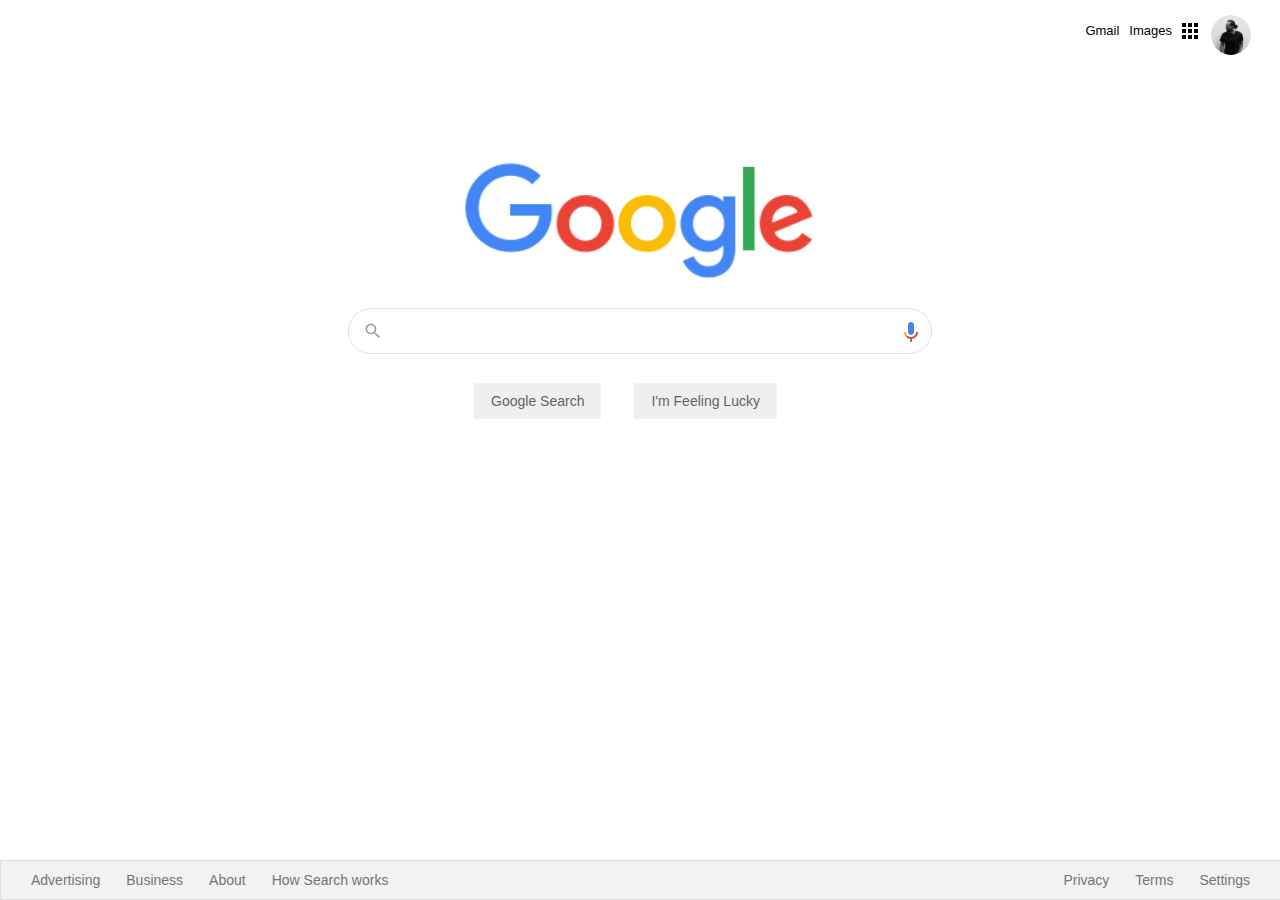
<file: Week3-Google/index.html>
<!DOCTYPE html>
<html lang="en">

<head>
  <meta charset="UTF-8" />
  <meta name="viewport" content="width=device-width, initial-scale=1.0" />
  <link rel="stylesheet" href="/Week3-Google/css/style.css" />
  <title>Google</title>
</head>

<body>

  <!-- Top Right Panel  -->

  <div class="panel">
    <nav>
      <ul class="header">
        <li class="pic headerli">
          <a href="https://www.github.com/cengizcmataraci" target="_blank"><img src="/Week3-Google/assets/pp.png"
              alt="User Picture" style="height: 40px; width: 40px; border-radius: 50%;" /></a>
              <!-- Fotoğrafı kendiminki ile değiştirdim ve border radius ayarladım. Ancak fotoğraf önceden yuvarlak şeklinde kesildiği için pek anlamı olmadı -->
        </li>
        <li style="margin: 8px" class="headerli">
          <a href="https://www.google.com.tr/intl/en/about/products?tab=wh"><img
              src="/Week3-Google/assets/appsbutton.svg" alt=""
              style="width: 16px; height: 16px; margin-right: 3px;"></a>
        </li>
        <li style="margin: 8px; margin-left: -2px;" class="headerli">
          <a href="https://www.google.com.tr/imghp?hl=en&tab=wi&authuser=0&ogbl">Images</a>
        </li>
        <li style="margin: 8px" class="headerli">
          <a href="https://mail.google.com/mail/?tab=wm&authuser=0&ogbl">Gmail</a>
        </li>
      </ul>
    </nav>

    <!-- Logo -->
    <div class="container">
      <img src="/Week3-Google/assets/logo.png" width="350px" alt="" />
      <!-- Yeni Logo Eklendi -->
    </div>

    <!-- Search Bar  -->

    <div class="search-area" style="border-radius: 24px;">
      <!-- Arama alanının kenarlarının yarıçapı düzenlendi -->
      <div class="search">
        <div class="search-img">
          <span>
            <svg focusable="false" xmlns="http://www.w3.org/2000/svg" viewBox="0 0 24 24">
              <path
                d="M15.5 14h-.79l-.28-.27A6.471 6.471 0 0 0 16 9.5 6.5 6.5 0 1 0 9.5 16c1.61 0 3.09-.59 4.23-1.57l.27.28v.79l5 4.99L20.49 19l-4.99-5zm-6 0C7.01 14 5 11.99 5 9.5S7.01 5 9.5 5 14 7.01 14 9.5 11.99 14 9.5 14z">
              </path>
            </svg>
          </span>
        </div>
        <div class="input-enter">
          <div class="input-area ">
            <input type="text" class="input" maxlength="2048" autofocus="true" />
            <div class="voicelogo"></div>
            <!-- Voice Search logo eklendi -->
          </div>

        </div>
      </div>
    </div>
    <!-- Search Button Section -->
    <div class="buttons" style="text-align:center;">
      <!-- Arama tuşları ortalandı. <centered> komutu eskidiği ve tavsiye edilmediği için text-align:center kullandım -->
      <a href=""><button class="googlesearch">Google Search</button></a>
      <a href=""><button class="feelinglucky">I'm Feeling Lucky</button></a>
    </div>
  </div>

  <!-- Footer Section -->
  <nav>
    <!-- Liste noktaları kaldırıldı-->
    <ul class="footer" style="list-style: none;">
      <li class="footerli">
        <a
          href="https://www.google.com/intl/en_tr/ads/?subid=ww-ww-et-g-awa-a-g_hpafoot1_1!o2&utm_source=google.com&utm_medium=referral&utm_campaign=google_hpafooter&fg=1">Advertising</a>
      </li>
      <li class="footerli">
        <a
          href="https://www.google.com/services/?subid=ww-ww-et-g-awa-a-g_hpbfoot1_1!o2&utm_source=google.com&utm_medium=referral&utm_campaign=google_hpbfooter&fg=1">Business</a>
      </li>
      <li class="footerli">
        <a href="https://about.google/?utm_source=google-TR&utm_medium=referral&utm_campaign=hp-footer&fg=1">About</a>
      </li>
      <li class="footerli">
        <a href="https://google.com/search/howsearchworks/?fg=1">How Search works</a>
      </li>

      <li class="footerli" style="float: right; margin-right: 35px">
        <a href="https://www.google.com/preferences?hl=en">Settings</a>
      </li>

      <li class="footerli" style="float: right">
        <a href="https://policies.google.com/terms?hl=en-TR&fg=1">Terms</a>
      </li>

      <li class="footerli" style="float: right">
        <a href="https://policies.google.com/privacy?hl=en-TR&fg=1">Privacy</a>
      </li>
    </ul>
  </nav>
</body>

</html>
</file>
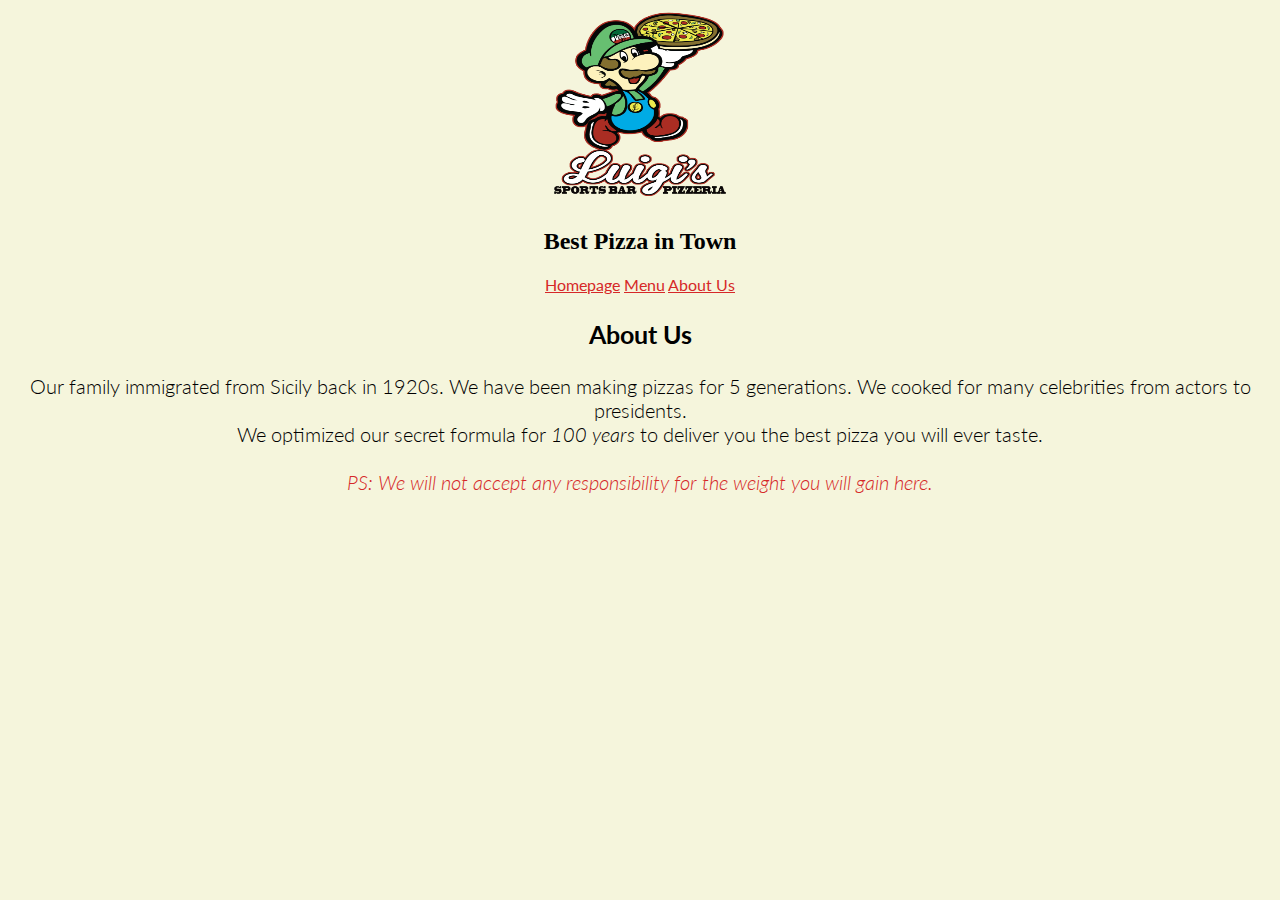
<file: Week3-CSS1/about-us.html>
<!DOCTYPE html>
<html lang="en">

<head>
    <meta charset="UTF-8">
    <meta http-equiv="X-UA-Compatible" content="IE=edge">
    <meta name="viewport" content="width=device-width, initial-scale=1.0">
    <title>About Luigi's</title>
    <link rel="stylesheet" href="ödev1.css">
    <link rel="preconnect" href="https://fonts.googleapis.com">
    <link rel="preconnect" href="https://fonts.gstatic.com" crossorigin>
    <link href="https://fonts.googleapis.com/css2?family=Lato:wght@300&display=swap" rel="stylesheet">
</head>

<body>
    <div>
        <img class="logo" src="/Week3-CSS1/lougivectorcolor-01.png" alt="Logo">

        <h2 style="font-family: fantasy;">Best Pizza in Town</h3>
            <a href="/Week3-CSS1/homepage.html">Homepage</a>
            <a href="/Week3-CSS1/menu.html">Menu</a>
            <a href="/Week3-CSS1/about-us.html">About Us</a>
    </div>
<!-- Logo and Links -->
    <h3>About Us</h3>
    <p>Our family immigrated from Sicily back in 1920s. We have been making pizzas for 5 generations. We cooked for many
        celebrities from actors to presidents. <br> We optimized our secret formula for <em>100 years</em> to deliver you the
        best pizza you will ever taste. <br> <br>  <span style="color: #d62828; font-style: italic;"> PS: We will not accept any
                responsibility for the weight you will gain here.</span> </p>
</body>

</html>
</file>
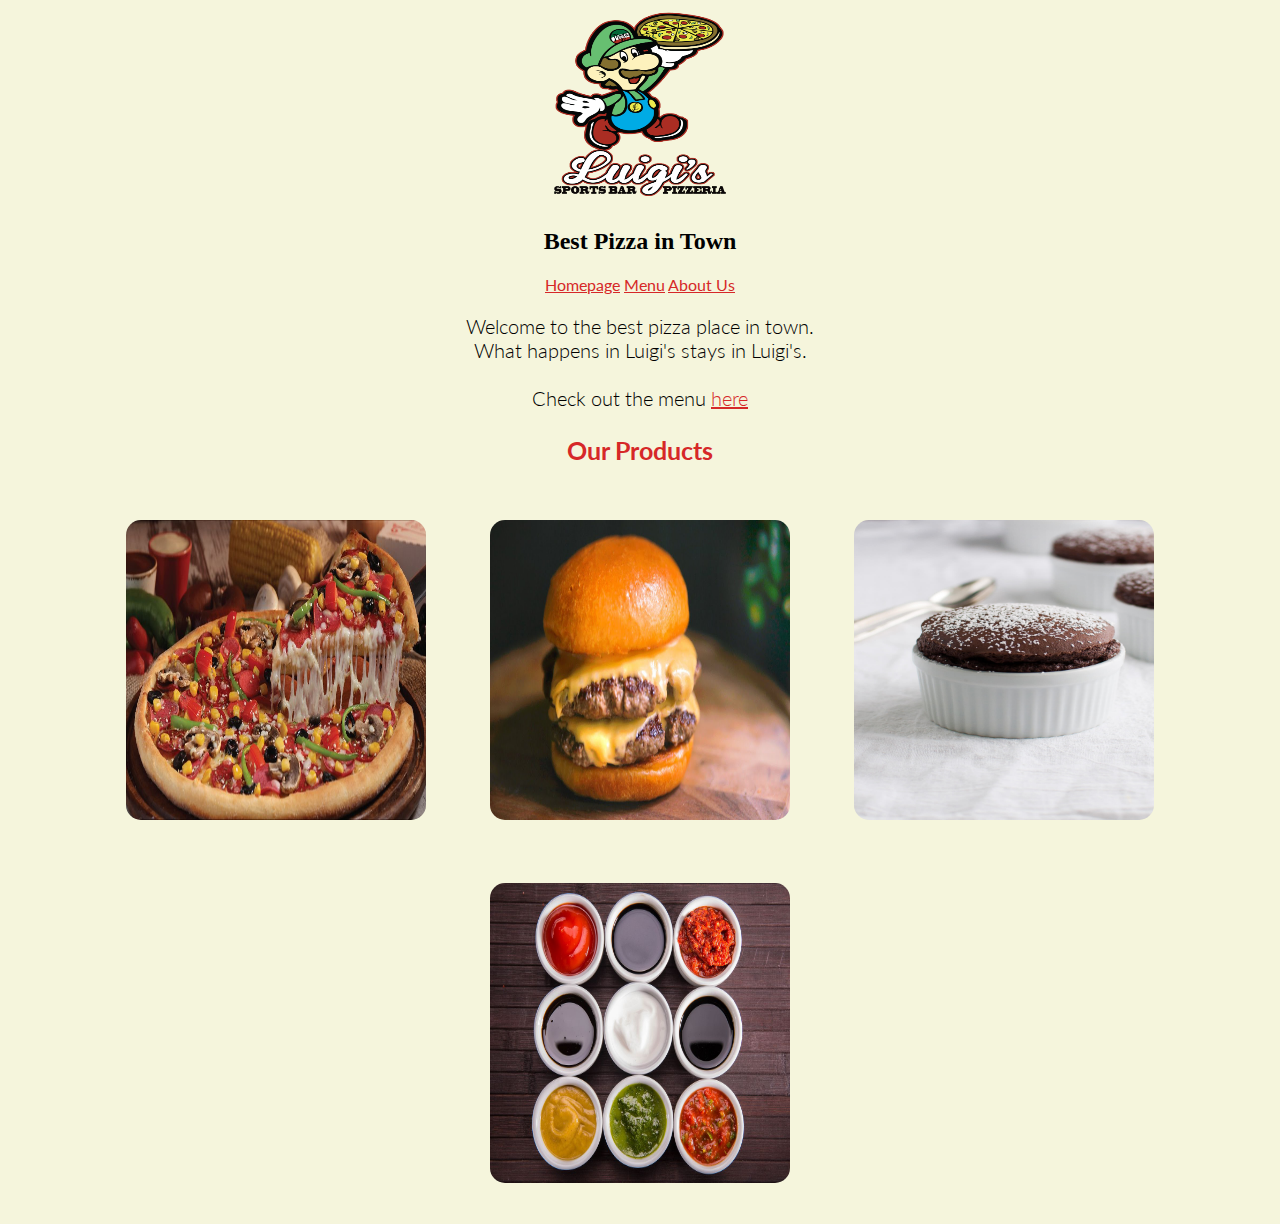
<file: Week3-CSS1/homepage.html>
<!DOCTYPE html>
<html lang="en">

<head>
    <meta charset="UTF-8">
    <meta http-equiv="X-UA-Compatible" content="IE=edge">
    <meta name="viewport" content="width=device-width, initial-scale=1.0">
    <title>Luigi's Pizzeria</title>
    <link rel="stylesheet" href="ödev1.css">
    <link rel="preconnect" href="https://fonts.googleapis.com">
    <link rel="preconnect" href="https://fonts.gstatic.com" crossorigin>
    <link href="https://fonts.googleapis.com/css2?family=Lato:wght@300&display=swap" rel="stylesheet">
</head>
<div>
    <img class="logo" src="/Week3-CSS1/lougivectorcolor-01.png" alt="Logo">
    <h2 style="font-family: fantasy;">Best Pizza in Town</h3>
        <a href="/Week3-CSS1/homepage.html">Homepage</a>
        <a href="/Week3-CSS1/menu.html">Menu</a>
        <a href="/Week3-CSS1/about-us.html">About Us</a>
</div>

<!-- Logo and Links -->

<div>
    <p>Welcome to the best pizza place in town. <br> What happens in Luigi's stays in Luigi's. <br> <br> Check out the
        menu <a href="/Week3-CSS1/menu.html">here</a></p>

    <h3 style="color: #d62828;"> Our Products</h3>
    <img class="pizza" src="/Week3-CSS1/pizza1.jpeg" alt="">
    <img class="burger" src="/Week3-CSS1/cheeseburger.jpeg" alt="">
    <img class="soufle" src="/Week3-CSS1/soufle.jpeg" alt="">
    <img class="sauce" src="/Week3-CSS1/sauce.jpeg" alt="">
</div>

<!-- Hero Description and Product List-->

<body>

</body>

</html>
</file>
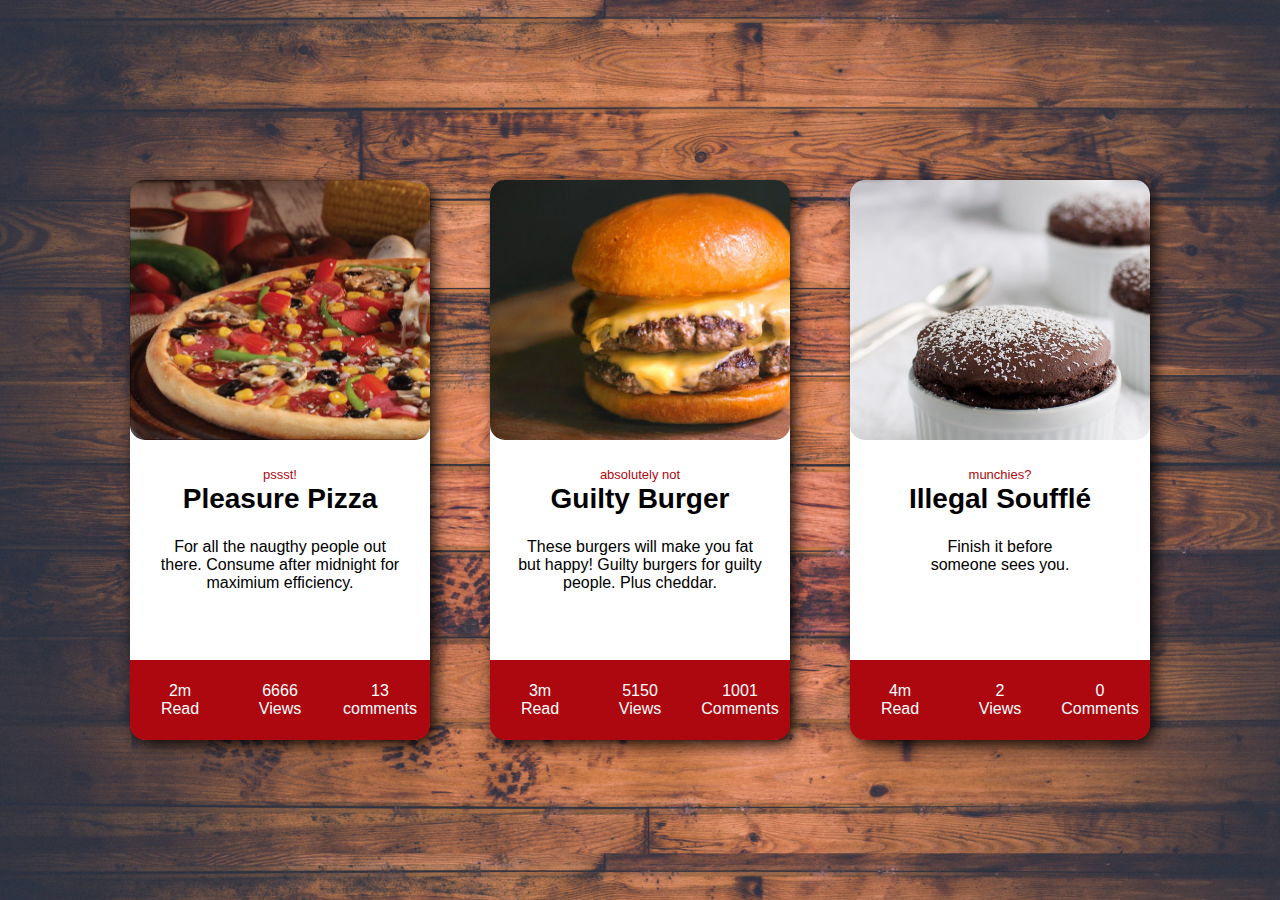
<file: Week3-CSS1/LuigisCard.html>
<!DOCTYPE html>
<html lang="en">

<head>
    <meta charset="UTF-8">
    <meta http-equiv="X-UA-Compatible" content="IE=edge">
    <meta name="viewport" content="width=device-width, initial-scale=1.0">
    <title>Luigi's Recipes</title>
    <link rel="stylesheet" href="LuigisCard.css">
</head>

<body>

 <!-- Card 1 -->
    <div class="card">
        <div class="card-image1"></div>
        <div class="card-text">
            <span class="date">pssst!</span>
            <h2>Pleasure Pizza</h2>
            <p>For all the naugthy people out there. Consume after midnight for maximium efficiency.</p>
        </div>
        <div class="card-stats">
            <div class="stat">
                <div class="value">2m</div>
                <div class="type">Read</div>
            </div>
            <div class="stat">
                <div class="value">6666</div>
                <div class="type">Views</div>
            </div>
            <div class="stat">
                <div class="value">13</div>
                <div class="type">comments</div>
            </div>
        </div>
    </div>
 <!-- Card 2 -->
    <div class="card">
        <div class="card-image2"></div>
        <div class="card-text">
            <span class="date">absolutely not</span>
            <h2>Guilty Burger</h2>
            <p>These burgers will make you fat but happy! Guilty burgers for guilty people. Plus cheddar.</p>
        </div>
        <div class="card-stats">
            <div class="stat">
                <div class="value">3m</div>
                <div class="type">Read</div>
            </div>
            <div class="stat">
                <div class="value">5150</div>
                <div class="type">Views</div>
            </div>
            <div class="stat">
                <div class="value">1001</div>
                <div class="type">Comments</div>
            </div>
        </div>
    </div>
 <!-- Card 3 -->
 <div class="card">
    <div class="card-image3"></div>
    <div class="card-text">
        <span class="date">munchies?</span>
        <h2>Illegal Soufflé</h2>
        <p>Finish it before <br> someone sees you.</p>
    </div>
    <div class="card-stats">
        <div class="stat">
            <div class="value">4m</div>
            <div class="type">Read</div>
        </div>
        <div class="stat">
            <div class="value">2</div>
            <div class="type">Views</div>
        </div>
        <div class="stat">
            <div class="value">0</div>
            <div class="type">Comments</div>
        </div>
    </div>
</div>
</body>

</html>
</file>
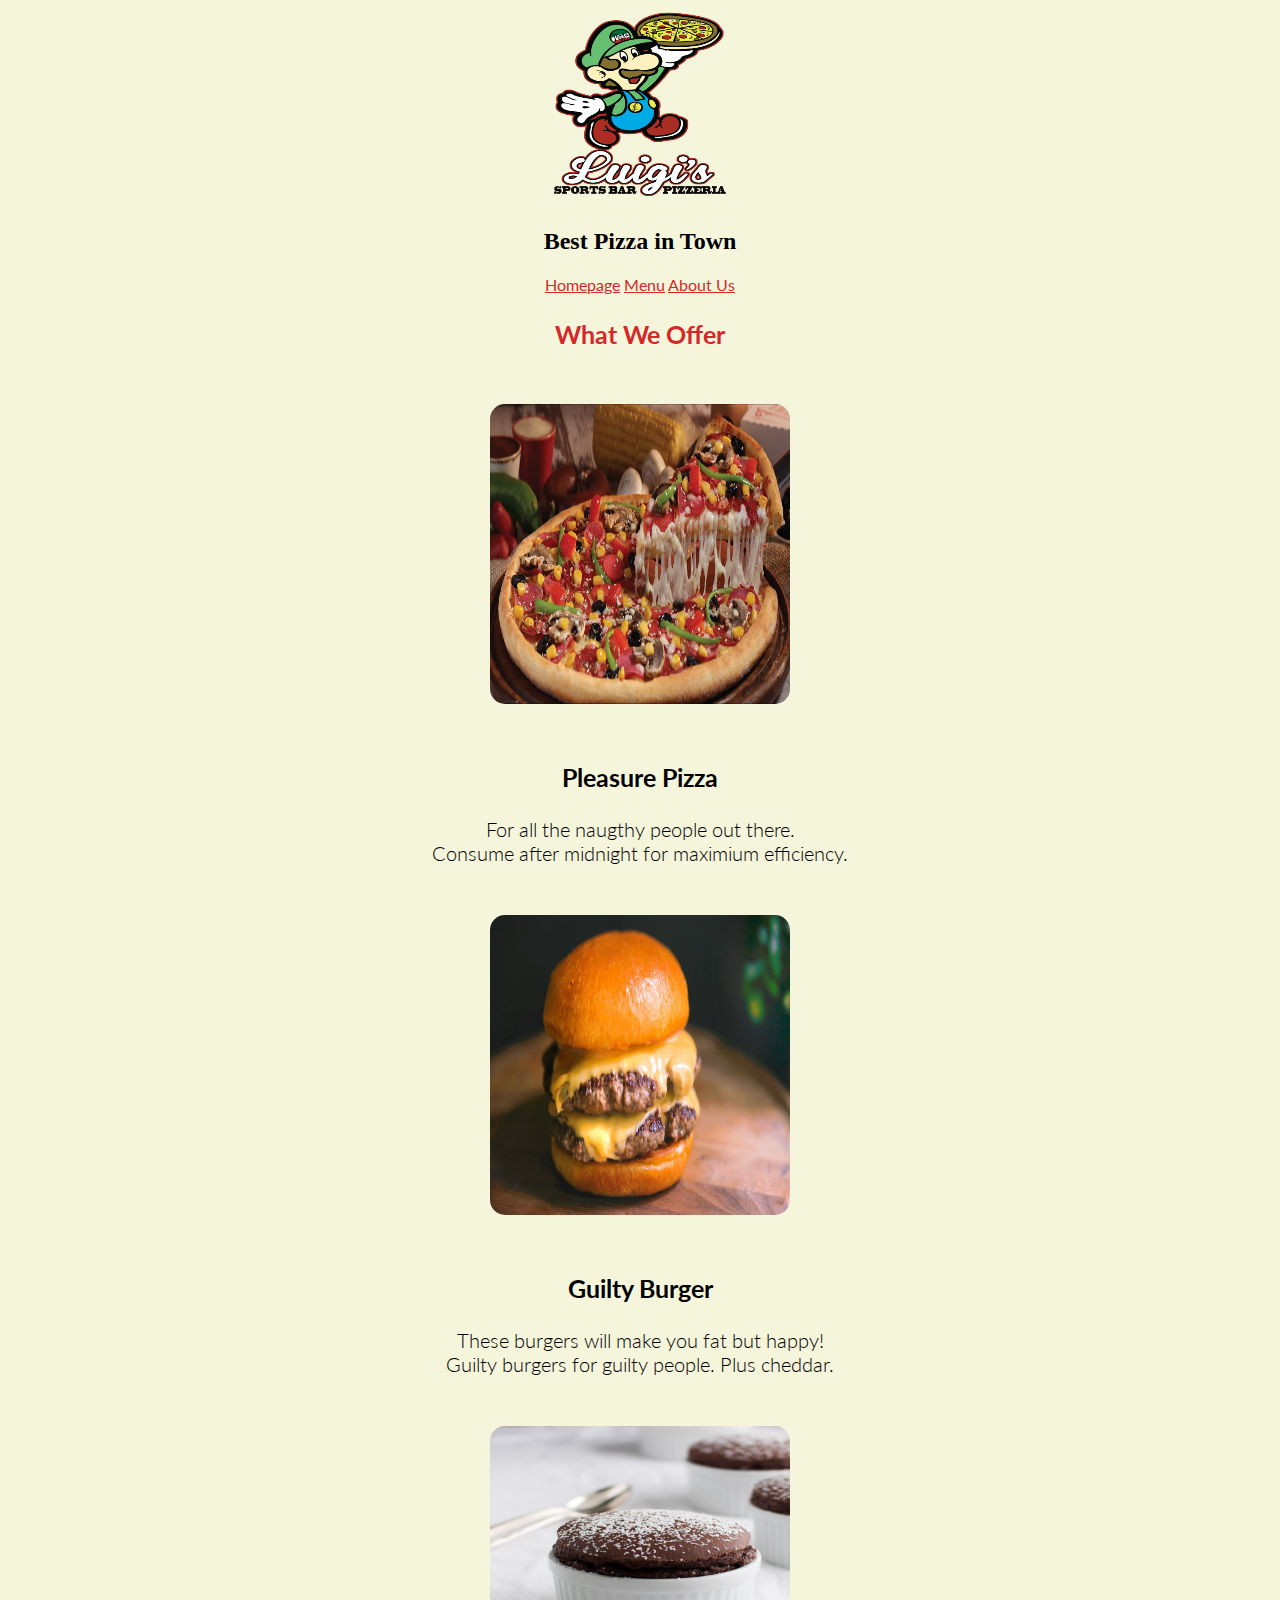
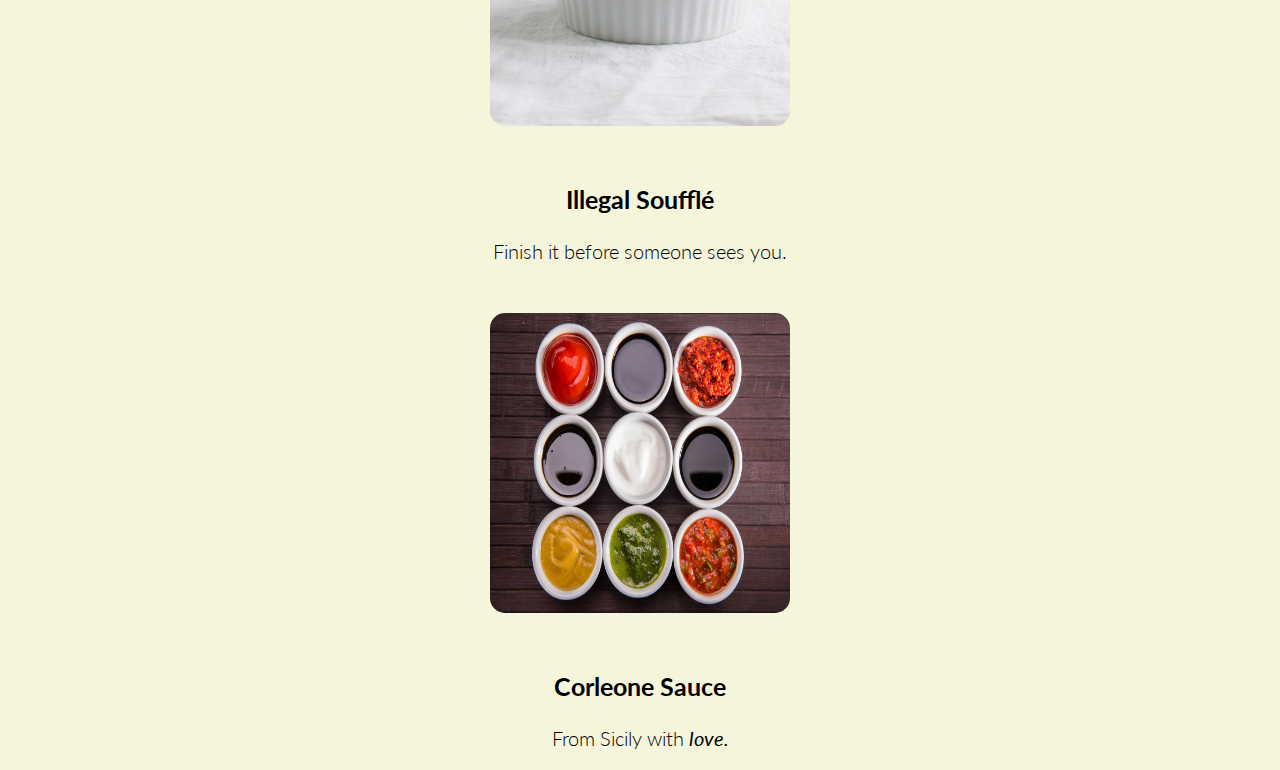
<file: Week3-CSS1/menu.html>
<!DOCTYPE html>
<html lang="en">

<head>
    <meta charset="UTF-8">
    <meta http-equiv="X-UA-Compatible" content="IE=edge">
    <meta name="viewport" content="width=device-width, initial-scale=1.0">
    <title>Luigi's Menu</title>
    <link rel="stylesheet" href="ödev1.css">
    <link rel="preconnect" href="https://fonts.googleapis.com">
    <link rel="preconnect" href="https://fonts.gstatic.com" crossorigin>
    <link href="https://fonts.googleapis.com/css2?family=Lato:wght@300&display=swap" rel="stylesheet">
</head>

<body>
    <div>
        <img class="logo" src="/Week3-CSS1/lougivectorcolor-01.png" alt="Logo">

        <h2 style="font-family: fantasy;">Best Pizza in Town</h3>
            <a href="/Week3-CSS1/homepage.html">Homepage</a>
            <a href="/Week3-CSS1/menu.html">Menu</a>
            <a href="/Week3-CSS1/about-us.html">About Us</a>
    </div>
    <!-- Logo and Links -->

    <h3 style="color: #d62828;"> What We Offer</h3>
    <img class="pizza" src="/Week3-CSS1/pizza1.jpeg" alt="">
    <br>
    <h3>Pleasure Pizza</h3>
    <p>For all the naugthy people out there. <br> Consume after midnight for maximium efficiency.</p>
    <img class="burger" src="/Week3-CSS1/cheeseburger.jpeg" alt="">
    <br>
    <h3>Guilty Burger</h3>
    <p>These burgers will make you fat but happy! <br> Guilty burgers for guilty people. Plus cheddar.</p>
    <img class="soufle" src="/Week3-CSS1/soufle.jpeg" alt="">
    <br>
    <h3>Illegal Soufflé</h3>
    <p>Finish it before someone sees you.</p>
    <img class="sauce" src="/Week3-CSS1/sauce.jpeg" alt="">
    <br>
    <h3>Corleone Sauce</h3>
    <p>From Sicily with <em><strong>love.</strong></em></p>
    
    <!-- Menu Items-->
    <body>

    </body>

</html>
</file>
<file: Week3-Google/css/style.css>
.header {
  list-style-type: none;
  margin: 10px;
  overflow: hidden;
  margin-right: 16px;
  font-family: arial,sans-serif;
  font-size: 13px;
}

/** Profil Fotoğrafı ve Diğer Linkler Sağa Alındı **/
.headerli a {
  display: block;
  color: black;
  text-align: right;
  align-items: center;
  float: right;
  padding: 5px 5px;
  text-decoration: none;
  padding: 5px;
}

.headerli a:hover {
  text-decoration: underline;
}

.container {
  text-align: center;
  margin: 100px;
}

.search-area {
  background: #fff;
  display: flex;
  border: 1px solid #dfe1e5;
  box-shadow: none;
  /** Arama alanında sabit gölge yok görünüyor bu yüzden hover 
  üzerine ekledim **/
  z-index: 3;
  height: 44px;
  margin: 0 auto;
  margin-top: -77px;
  width: 582px;

  
}

.search-area:hover {
box-shadow: 0 2px 3px 0 rgba(0,0,0,0.24), 0 2px 5px 0 rgba(0,0,0,0.19);
}

/** Voice Logo CSS Kısmı Eklendi **/
.voicelogo {
  background: url(/Week3-Google/assets/voicelogo.png) 0 0 no-repeat;
  height: 24px;
  width: 24px;
  background-size: 24px;

  display: flex;
  flex: 0 0 auto;
  align-items: stretch;
  flex-direction: row;
  float: right;
  margin-top: -62px;

 
}

.search {
  flex: 1;
  display: flex;
  padding: 5px 8px 0 16px;
  padding-left: 14px;
}

.search-img {
  display: flex;
  align-items: center;
  padding-right: 13px;
  margin-top: -5px;
}

.search-img span {
  color: #9aa0a6;
  height: 20px;
  width: 20px;
  margin-top: 0px;
  display: inline-block;
  fill: currentColor;
  line-height: 24px;
  position: relative;
}

.input-enter {
  display: flex;
  flex: 1;
  flex-wrap: wrap;
}

.input-area {
  color: transparent;
  flex: 100%;
  white-space: pre;
  font: 16px arial, sans-serif;
  line-height: 34px;
  height: 34px !important;
  display: block;
  

  
}

.input {
  margin: 0;
  padding: 0;
  color: rgba(0, 0, 0, 0.87);
  word-wrap: break-word;
  outline: none;
  display: flex;
  flex: 100%;
  margin-top: -68px;
  font: 16px arial, sans-serif;
  line-height: 34px;
  height: 34px !important;
  text-rendering: auto;
  letter-spacing: normal;
  word-spacing: normal;
  text-transform: none;
  text-indent: 0px;
  text-shadow: none;
  text-align: start;
  appearance: textfield;
  cursor: text;

  /** Arama yazı alanının genişliği 480px olarak değiştirildi ve kenarlar kaldırıldı **/
  width: 480px;
  border: none;
}

.googlesearch {
  margin: 11px 4px;
  padding: 0 16px;
  line-height: 27px;
  min-width: 54px;
  text-align: center;
  cursor: pointer;
  user-select: none;

  /** Tuşların rengi değişti ve marginler ayarlandı **/
  margin: 29px 29px 0 0;
  border: solid 1px #f2f2f2;
  font-family: Arial, sans-serif;
  color: #5f6368;
  font-size: 14px;
  height: 36px;

}

/** Arama alanındaki hover özelliğinde bulunan gölge eklendi **/
.googlesearch:hover {
  box-shadow: 0 2px 3px 0 rgba(0,0,0,0.24), 0 2px 5px 0 rgba(0,0,0,0.19);
}

.feelinglucky {
  padding: 0 16px;
  line-height: 27px;
  min-width: 54px;
  text-align: center;
  cursor: pointer;
  user-select: none; 

  margin: 29px 29px 0 0;
  border: solid 1px #f2f2f2;
  font-family: Arial, sans-serif;
  color: #5f6368;
  font-size: 14px;
  height: 36px;
}

.feelinglucky:hover {
  box-shadow: 0 2px 3px 0 rgba(0,0,0,0.24), 0 2px 5px 0 rgba(0,0,0,0.19);
}



.footer {
  margin: 0;
  padding: 0;
  overflow: hidden;
  border: 1px solid #dfe1e5;
  border-top: 1px solid #dadce0;
  position: fixed;
  bottom: 0;
  width: 100%;
  margin-left: -8px;
  line-height: 10px;

  /** Background-color değiştirildi **/
  background-color: #f2f2f2;
}

.footerli {
  float: left;
}

.footerli a {
  display: block;
  color: #70757a;
  text-align: center;
  padding: 14px 16px;
  text-decoration: none;
  font-family: arial, sans-serif;
  font-size: 14px;
  margin-left: 14px;
  margin-right: -20px;
}

.footerli a:hover {
  text-decoration: underline;
}
</file>
<file: Week3-CSS1/LuigisCard.css>
/** Luigi's Recipes Card Template **/ 

body {
    display: flex;
    align-items: center;
    justify-content: center;
    margin-top: 150px;
    background: url(/Week3-CSS1/ac.jpg);
    background-size: cover;
    overflow: hidden;
}

/** Background changed, items centered **/

.card {
    display: grid;
    grid-template-columns: 300px;
    grid-template-rows: 260px 220px 80px;
    grid-template-areas: "image" "text" "stats";

    font-family:Arial, Helvetica, sans-serif;
    border-radius: 18px;
    background: white;
    box-shadow: 5px 5px 15px rgba(0,0,0,0.9);
    text-align: center;
}

/** Laid Card Foundations **/

.card-image1 {
    grid-area: image;
    background: url(/Week3-CSS1/pizza1.jpeg);
    border-radius: 15px;
    background-size: cover;
}

.card-image2 {
    grid-area: image;
    background: url(/Week3-CSS1/cheeseburger.jpeg);
    border-radius: 15px;
    background-size: cover;
}

.card-image3 {
    grid-area: image;
    background: url(/Week3-CSS1/soufle.jpeg);
    border-radius: 15px;
    background-size: cover;
}

/** Set Card Images **/ 

.card-text {
    grid-area: text;
    margin: 25px;
}

.card-text .date {
    color: #ad080f;
    font-size: 13px;
   
}

.card-text .p {
    color: grey;
    font-size: 15px;
    font-weight: 300;
}

.card-text h2 {
    margin-top: 0px;
    font-size: 28px;

}

/** Arranged Card Text **/

.card-stats {
    display: grid;
    grid-template-columns: 1fr 1fr 1fr;
    grid-template-rows: 1fr;
    border-bottom-left-radius: 15px;
    border-bottom-right-radius: 15px;
    background-color: #ad080f;
}

.card-stats .stat{
    display: flex;
    align-items: center;
    justify-content: center;
    flex-direction: column;

    color: white;
    padding: 10px;
}

/** Customized Card Stats **/

.card:hover {
    transform: scale(1.15);
    box-shadow: 5px 5px 15px rgba(0,0,0,0.6);
}

.card {
    transition: 0.5s ease;
    cursor: pointer;
    margin: 30px
}

/** Added Card Hover Effect **/
</file>
<file: Week3-CSS1/ödev1.css>
body {
    background-color: beige;
    background-size: cover;
    text-align: center;
    font-family: lato;
}

/** Background Foundations **/ 
.logo {
    height: 200px;
    width: 200px;
    display: block;
    margin-right: auto;
    margin-left: auto;

}

/** Logo Customized **/

h3 {
    font-size: 25px;
}

p {
    font-size: 20px;
    font-weight: 300;
}

a {
    color: #d62828;
}

/** Headers, Paragraphs and Links Customized **/

.pizza {
    height: 300px;
    width: 300px;
    border-radius: 15px;
}

.pizza:hover {
    transform: scale(1.15);
    box-shadow: 5px 5px 15px rgba(0, 0, 0, 0.6);

}

.pizza {
    transition: 0.5s ease;
    cursor: pointer;
    margin: 30px
}


.burger {
    height: 300px;
    width: 300px;
    border-radius: 15px;
}

.burger:hover {
    transform: scale(1.15);
    box-shadow: 5px 5px 15px rgba(0, 0, 0, 0.6);

}

.burger {
    transition: 0.5s ease;
    cursor: pointer;
    margin: 30px
}


.soufle {
    height: 300px;
    width: 300px;
    border-radius: 15px;
}

.soufle:hover {
    transform: scale(1.15);
    box-shadow: 5px 5px 15px rgba(0, 0, 0, 0.6);

}

.soufle {
    transition: 0.5s ease;
    cursor: pointer;
    margin: 30px
}


.sauce {
    height: 300px;
    width: 300px;
    border-radius: 15px;
}

.sauce:hover {
    transform: scale(1.15);
    box-shadow: 5px 5px 15px rgba(0, 0, 0, 0.6);

}

.sauce {
    transition: 0.5s ease;
    cursor: pointer;
    margin: 30px
}

/** Hover Effects Added **/
</file>
